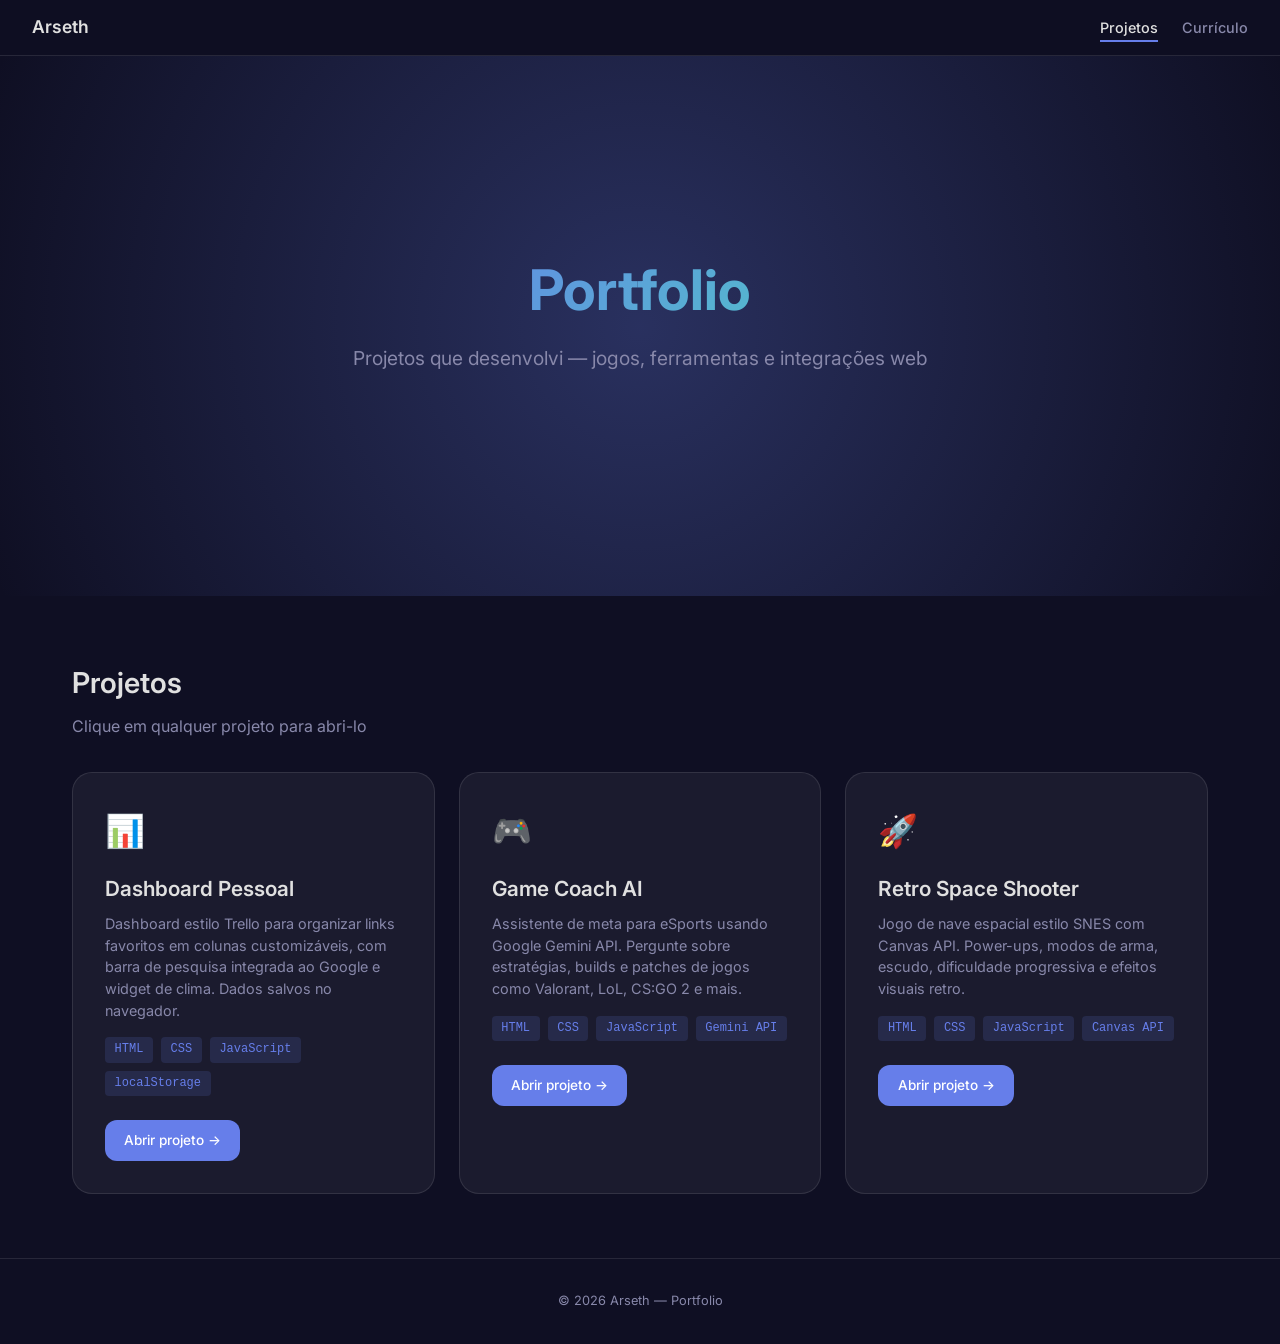
<file: index.html>
<!DOCTYPE html>
<html lang="pt-BR">
<head>
  <meta charset="UTF-8">
  <meta name="viewport" content="width=device-width, initial-scale=1.0">
  <title>Portfolio — Arseth</title>
  <link rel="preconnect" href="https://fonts.googleapis.com">
  <link rel="preconnect" href="https://fonts.gstatic.com" crossorigin>
  <link href="https://fonts.googleapis.com/css2?family=Inter:wght@400;500;600;700&display=swap" rel="stylesheet">
  <link rel="stylesheet" href="css/style.css">
</head>
<body>
  <nav class="nav-bar">
    <a href="index.html" class="nav-bar__brand">Arseth</a>
    <ul class="nav-bar__links">
      <li><a href="index.html" class="nav-bar__link">Projetos</a></li>
      <li><a href="resume.html" class="nav-bar__link">Currículo</a></li>
    </ul>
  </nav>

  <main class="main-content">
    <section class="hero">
      <div class="hero__content">
        <h1 class="hero__title">Portfolio</h1>
        <p class="hero__subtitle">Projetos que desenvolvi — jogos, ferramentas e integrações web</p>
      </div>
    </section>

    <section class="section">
      <h2 class="section__title">Projetos</h2>
      <p class="section__subtitle">Clique em qualquer projeto para abri-lo</p>

      <div class="project-grid">
        <article class="project-card">
          <div class="project-card__icon">📊</div>
          <h3 class="project-card__title">Dashboard Pessoal</h3>
          <p class="project-card__description">
            Dashboard estilo Trello para organizar links favoritos em colunas customizáveis,
            com barra de pesquisa integrada ao Google e widget de clima. Dados salvos no navegador.
          </p>
          <div class="project-card__tags">
            <span class="project-card__tag">HTML</span>
            <span class="project-card__tag">CSS</span>
            <span class="project-card__tag">JavaScript</span>
            <span class="project-card__tag">localStorage</span>
          </div>
          <a href="projects/dashboard/" class="project-card__action">Abrir projeto &rarr;</a>
        </article>

        <article class="project-card">
          <div class="project-card__icon">🎮</div>
          <h3 class="project-card__title">Game Coach AI</h3>
          <p class="project-card__description">
            Assistente de meta para eSports usando Google Gemini API. Pergunte sobre estratégias,
            builds e patches de jogos como Valorant, LoL, CS:GO 2 e mais.
          </p>
          <div class="project-card__tags">
            <span class="project-card__tag">HTML</span>
            <span class="project-card__tag">CSS</span>
            <span class="project-card__tag">JavaScript</span>
            <span class="project-card__tag">Gemini API</span>
          </div>
          <a href="projects/game-coach-ai/" class="project-card__action">Abrir projeto &rarr;</a>
        </article>

        <article class="project-card">
          <div class="project-card__icon">🚀</div>
          <h3 class="project-card__title">Retro Space Shooter</h3>
          <p class="project-card__description">
            Jogo de nave espacial estilo SNES com Canvas API. Power-ups, modos de arma,
            escudo, dificuldade progressiva e efeitos visuais retro.
          </p>
          <div class="project-card__tags">
            <span class="project-card__tag">HTML</span>
            <span class="project-card__tag">CSS</span>
            <span class="project-card__tag">JavaScript</span>
            <span class="project-card__tag">Canvas API</span>
          </div>
          <a href="projects/retro-shooter/" class="project-card__action">Abrir projeto &rarr;</a>
        </article>
      </div>
    </section>
  </main>

  <footer class="footer">
    &copy; 2026 Arseth &mdash; Portfolio
  </footer>

  <script src="js/main.js"></script>
</body>
</html>
</file>
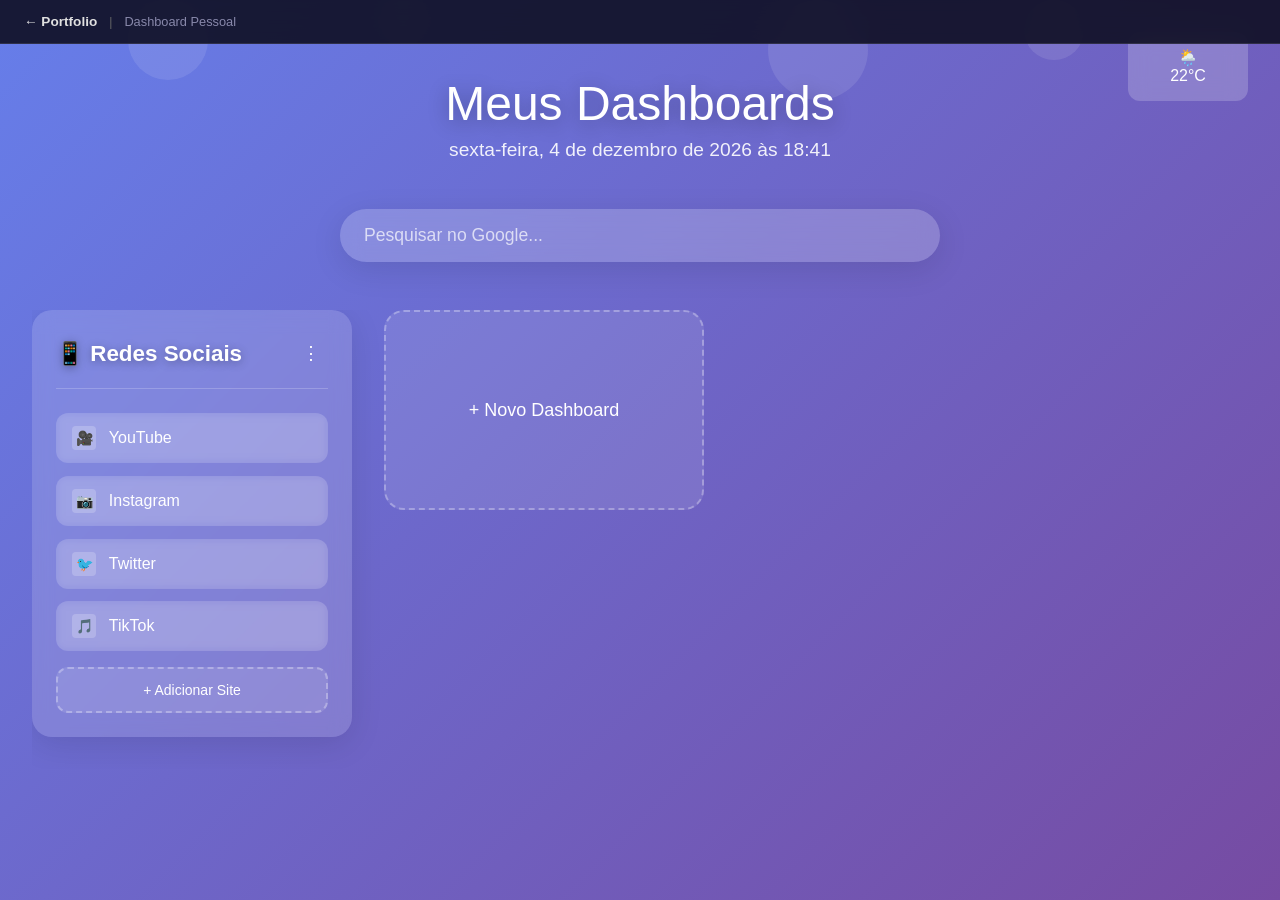
<file: projects/dashboard/index.html>
<!DOCTYPE html>
<html lang="pt-BR">
<head>
    <meta charset="UTF-8">
    <meta name="viewport" content="width=device-width, initial-scale=1.0">
    <title>Dashboard Pessoal</title>
    <style>
        * {
            margin: 0;
            padding: 0;
            box-sizing: border-box;
        }

        body {
            font-family: -apple-system, BlinkMacSystemFont, 'Segoe UI', Roboto, Oxygen, Ubuntu, Cantarell, sans-serif;
            background: linear-gradient(135deg, #667eea 0%, #764ba2 100%);
            min-height: 100vh;
            color: white;
            overflow-x: hidden;
            padding-top: 44px;
        }

        .portfolio-nav {
            position: fixed;
            top: 0;
            left: 0;
            right: 0;
            z-index: 9999;
            background: rgba(15, 15, 35, 0.9);
            backdrop-filter: blur(12px);
            border-bottom: 1px solid rgba(255, 255, 255, 0.1);
            padding: 0 1.5rem;
            height: 44px;
            display: flex;
            align-items: center;
            gap: 0.75rem;
        }

        .portfolio-nav a {
            color: #e0e0e0;
            text-decoration: none;
            font-size: 0.85rem;
            font-weight: 600;
            transition: color 0.2s;
        }

        .portfolio-nav a:hover {
            color: #667eea;
        }

        .portfolio-nav__divider {
            color: #666;
            font-size: 0.75rem;
        }

        .portfolio-nav__label {
            color: #8888aa;
            font-size: 0.8rem;
        }

        .container {
            max-width: 1400px;
            margin: 0 auto;
            padding: 2rem;
            position: relative;
        }

        .header {
            text-align: center;
            margin-bottom: 3rem;
            animation: fadeInUp 0.8s ease-out;
        }

        .header h1 {
            font-size: 3rem;
            font-weight: 300;
            margin-bottom: 0.5rem;
            text-shadow: 0 4px 20px rgba(0,0,0,0.3);
        }

        .datetime {
            font-size: 1.2rem;
            opacity: 0.9;
            margin-bottom: 2rem;
        }

        .search-container {
            margin-bottom: 3rem;
            animation: fadeInUp 0.8s ease-out 0.2s both;
        }

        .search-box {
            position: relative;
            max-width: 600px;
            margin: 0 auto;
        }

        .search-input {
            width: 100%;
            padding: 1rem 1.5rem;
            font-size: 1.1rem;
            border: none;
            border-radius: 50px;
            background: rgba(255, 255, 255, 0.2);
            backdrop-filter: blur(10px);
            color: white;
            placeholder-color: rgba(255, 255, 255, 0.7);
            outline: none;
            transition: all 0.3s ease;
            box-shadow: 0 8px 32px rgba(0,0,0,0.1);
        }

        .search-input::placeholder {
            color: rgba(255, 255, 255, 0.7);
        }

        .search-input:focus {
            transform: translateY(-2px);
            box-shadow: 0 12px 40px rgba(0,0,0,0.2);
            background: rgba(255, 255, 255, 0.25);
        }

        .dashboards-container {
            display: flex;
            gap: 2rem;
            overflow-x: auto;
            padding-bottom: 2rem;
            min-height: 400px;
        }

        .dashboard-column {
            min-width: 320px;
            background: rgba(255, 255, 255, 0.15);
            backdrop-filter: blur(10px);
            border-radius: 20px;
            padding: 1.5rem;
            box-shadow: 0 8px 32px rgba(0,0,0,0.1);
            animation: fadeInUp 0.8s ease-out calc(0.4s + var(--delay)) both;
            position: relative;
        }

        .dashboard-column:hover {
            transform: translateY(-5px);
            box-shadow: 0 20px 40px rgba(0,0,0,0.2);
        }

        .column-header {
            display: flex;
            justify-content: space-between;
            align-items: center;
            margin-bottom: 1.5rem;
            padding-bottom: 1rem;
            border-bottom: 1px solid rgba(255, 255, 255, 0.2);
        }

        .column-title {
            font-size: 1.4rem;
            font-weight: 600;
            color: white;
            text-shadow: 0 2px 10px rgba(0,0,0,0.3);
            cursor: pointer;
        }

        .column-title.editing {
            background: rgba(255, 255, 255, 0.2);
            padding: 0.3rem 0.8rem;
            border-radius: 8px;
            min-width: 150px;
            border: none;
            color: white;
            outline: none;
        }

        .column-menu {
            position: relative;
        }

        .menu-btn {
            background: none;
            border: none;
            color: white;
            font-size: 18px;
            cursor: pointer;
            padding: 0.5rem;
            border-radius: 50%;
            transition: all 0.3s ease;
        }

        .menu-btn:hover {
            background: rgba(255, 255, 255, 0.2);
        }

        .dropdown-menu {
            position: absolute;
            top: 100%;
            right: 0;
            background: rgba(255, 255, 255, 0.95);
            backdrop-filter: blur(10px);
            border-radius: 12px;
            padding: 0.5rem;
            box-shadow: 0 8px 32px rgba(0,0,0,0.2);
            z-index: 1000;
            min-width: 150px;
            display: none;
        }

        .dropdown-menu.show {
            display: block;
        }

        .dropdown-item {
            display: block;
            width: 100%;
            padding: 0.8rem;
            background: none;
            border: none;
            text-align: left;
            cursor: pointer;
            border-radius: 8px;
            transition: all 0.3s ease;
            color: #333;
            font-size: 14px;
        }

        .dropdown-item:hover {
            background: rgba(0,0,0,0.1);
        }

        .site-links {
            display: grid;
            gap: 0.8rem;
            max-height: 400px;
            overflow-y: auto;
        }

        .site-link {
            display: flex;
            align-items: center;
            justify-content: space-between;
            padding: 0.8rem 1rem;
            background: rgba(255, 255, 255, 0.1);
            border-radius: 12px;
            text-decoration: none;
            color: white;
            transition: all 0.3s ease;
            backdrop-filter: blur(5px);
            cursor: pointer;
        }

        .site-link:hover {
            background: rgba(255, 255, 255, 0.2);
            transform: translateX(5px);
        }

        .site-info {
            display: flex;
            align-items: center;
            flex: 1;
        }

        .site-icon {
            width: 24px;
            height: 24px;
            margin-right: 0.8rem;
            border-radius: 4px;
            background: rgba(255, 255, 255, 0.2);
            display: flex;
            align-items: center;
            justify-content: center;
            font-size: 14px;
        }

        .site-name {
            font-weight: 500;
        }

        .site-actions {
            opacity: 0;
            transition: opacity 0.3s ease;
        }

        .site-link:hover .site-actions {
            opacity: 1;
        }

        .delete-site {
            background: none;
            border: none;
            color: #ff6b6b;
            cursor: pointer;
            padding: 0.2rem;
            border-radius: 4px;
            font-size: 16px;
        }

        .delete-site:hover {
            background: rgba(255, 107, 107, 0.2);
        }

        .add-site-btn {
            width: 100%;
            padding: 0.8rem;
            background: rgba(255, 255, 255, 0.1);
            border: 2px dashed rgba(255, 255, 255, 0.3);
            border-radius: 12px;
            color: white;
            cursor: pointer;
            transition: all 0.3s ease;
            font-size: 14px;
            margin-top: 1rem;
        }

        .add-site-btn:hover {
            background: rgba(255, 255, 255, 0.2);
            border-color: rgba(255, 255, 255, 0.5);
        }

        .add-dashboard-btn {
            min-width: 320px;
            height: 200px;
            background: rgba(255, 255, 255, 0.1);
            border: 2px dashed rgba(255, 255, 255, 0.3);
            border-radius: 20px;
            display: flex;
            align-items: center;
            justify-content: center;
            cursor: pointer;
            transition: all 0.3s ease;
            color: white;
            font-size: 18px;
            flex-shrink: 0;
        }

        .add-dashboard-btn:hover {
            background: rgba(255, 255, 255, 0.2);
            border-color: rgba(255, 255, 255, 0.5);
            transform: translateY(-5px);
        }

        .floating-shapes {
            position: fixed;
            top: 0;
            left: 0;
            width: 100%;
            height: 100%;
            pointer-events: none;
            z-index: -1;
        }

        .shape {
            position: absolute;
            background: rgba(255, 255, 255, 0.1);
            border-radius: 50%;
            animation: float 20s infinite linear;
        }

        .shape:nth-child(1) { width: 80px; height: 80px; left: 10%; animation-delay: 0s; }
        .shape:nth-child(2) { width: 60px; height: 60px; left: 80%; animation-delay: 5s; }
        .shape:nth-child(3) { width: 100px; height: 100px; left: 60%; animation-delay: 10s; }
        .shape:nth-child(4) { width: 40px; height: 40px; left: 30%; animation-delay: 15s; }

        @keyframes float {
            0% { transform: translateY(100vh) rotate(0deg); opacity: 0; }
            10% { opacity: 1; }
            90% { opacity: 1; }
            100% { transform: translateY(-100px) rotate(360deg); opacity: 0; }
        }

        @keyframes fadeInUp {
            from {
                opacity: 0;
                transform: translateY(30px);
            }
            to {
                opacity: 1;
                transform: translateY(0);
            }
        }

        .weather {
            position: absolute;
            top: 2rem;
            right: 2rem;
            background: rgba(255, 255, 255, 0.2);
            backdrop-filter: blur(10px);
            padding: 1rem;
            border-radius: 12px;
            text-align: center;
            min-width: 120px;
        }

        .modal {
            display: none;
            position: fixed;
            top: 0;
            left: 0;
            width: 100%;
            height: 100%;
            background: rgba(0,0,0,0.5);
            backdrop-filter: blur(5px);
            z-index: 2000;
            animation: fadeIn 0.3s ease;
        }

        .modal.show {
            display: flex;
            align-items: center;
            justify-content: center;
        }

        .modal-content {
            background: rgba(255, 255, 255, 0.95);
            backdrop-filter: blur(10px);
            border-radius: 20px;
            padding: 2rem;
            max-width: 400px;
            width: 90%;
            color: #333;
        }

        .modal-title {
            font-size: 1.5rem;
            font-weight: 600;
            margin-bottom: 1.5rem;
            color: #333;
        }

        .form-group {
            margin-bottom: 1rem;
        }

        .form-label {
            display: block;
            margin-bottom: 0.5rem;
            font-weight: 500;
            color: #555;
        }

        .form-input {
            width: 100%;
            padding: 0.8rem;
            border: 2px solid rgba(0,0,0,0.1);
            border-radius: 8px;
            font-size: 1rem;
            outline: none;
            transition: border-color 0.3s ease;
        }

        .form-input:focus {
            border-color: #667eea;
        }

        .modal-actions {
            display: flex;
            gap: 1rem;
            justify-content: flex-end;
            margin-top: 2rem;
        }

        .btn {
            padding: 0.8rem 1.5rem;
            border: none;
            border-radius: 8px;
            cursor: pointer;
            font-weight: 500;
            transition: all 0.3s ease;
        }

        .btn-primary {
            background: #667eea;
            color: white;
        }

        .btn-primary:hover {
            background: #5a6fd8;
        }

        .btn-secondary {
            background: #e0e0e0;
            color: #333;
        }

        .btn-secondary:hover {
            background: #d0d0d0;
        }

        @media (max-width: 768px) {
            .container { padding: 1rem; }
            .header h1 { font-size: 2rem; }
            .dashboards-container { flex-direction: column; }
            .weather { position: static; margin: 1rem auto; }
        }
    </style>
</head>
<body>
    <nav class="portfolio-nav">
        <a href="../../index.html">&larr; Portfolio</a>
        <span class="portfolio-nav__divider">|</span>
        <span class="portfolio-nav__label">Dashboard Pessoal</span>
    </nav>
    <div class="floating-shapes">
        <div class="shape"></div>
        <div class="shape"></div>
        <div class="shape"></div>
        <div class="shape"></div>
    </div>

    <div class="weather">
        <div id="weather-info">
            <div>🌤️</div>
            <div>22°C</div>
        </div>
    </div>

    <div class="container">
        <header class="header">
            <h1>Meus Dashboards</h1>
            <div class="datetime" id="datetime"></div>
        </header>

        <div class="search-container">
            <div class="search-box">
                <input type="text" class="search-input" placeholder="Pesquisar no Google..." id="searchInput">
            </div>
        </div>

        <div class="dashboards-container" id="dashboardsContainer">
            <!-- Os dashboards serão carregados aqui dinamicamente -->
        </div>
    </div>

    <!-- Modal para adicionar sites -->
    <div class="modal" id="siteModal">
        <div class="modal-content">
            <h2 class="modal-title">Adicionar Site</h2>
            <div>
                <div class="form-group">
                    <label class="form-label">Nome do Site</label>
                    <input type="text" class="form-input" id="siteName" required>
                </div>
                <div class="form-group">
                    <label class="form-label">URL</label>
                    <input type="url" class="form-input" id="siteUrl" required>
                </div>
                <div class="form-group">
                    <label class="form-label">Ícone (emoji)</label>
                    <input type="text" class="form-input" id="siteIcon" placeholder="🌐" maxlength="2">
                </div>
                <div class="modal-actions">
                    <button type="button" class="btn btn-secondary" onclick="closeSiteModal()">Cancelar</button>
                    <button type="button" class="btn btn-primary" onclick="addSite()">Adicionar</button>
                </div>
            </div>
        </div>
    </div>

    <!-- Modal para adicionar dashboard -->
    <div class="modal" id="dashboardModal">
        <div class="modal-content">
            <h2 class="modal-title">Novo Dashboard</h2>
            <div>
                <div class="form-group">
                    <label class="form-label">Nome do Dashboard</label>
                    <input type="text" class="form-input" id="dashboardName" required>
                </div>
                <div class="modal-actions">
                    <button type="button" class="btn btn-secondary" onclick="closeDashboardModal()">Cancelar</button>
                    <button type="button" class="btn btn-primary" onclick="addDashboard()">Criar</button>
                </div>
            </div>
        </div>
    </div>

    <script>
        // Variáveis globais
        let dashboards = [];
        let currentDashboardId = null;

        // Dados exemplo inicial
        const defaultDashboards = [
            {
                id: 'exemplo',
                name: '📱 Redes Sociais',
                sites: [
                    { name: 'YouTube', url: 'https://youtube.com', icon: '🎥' },
                    { name: 'Instagram', url: 'https://instagram.com', icon: '📷' },
                    { name: 'Twitter', url: 'https://twitter.com', icon: '🐦' },
                    { name: 'TikTok', url: 'https://tiktok.com', icon: '🎵' }
                ]
            }
        ];

        // Inicialização
        function init() {
            loadDashboards();
            setupEventListeners();
            updateDateTime();
            updateWeather();
            renderDashboards();
            
            // Atualizar a cada minuto
            setInterval(updateDateTime, 60000);
            setInterval(updateWeather, 600000);
        }

        // Carregar dashboards do localStorage
        function loadDashboards() {
            const saved = localStorage.getItem('personalDashboards');
            if (saved) {
                dashboards = JSON.parse(saved);
            } else {
                dashboards = defaultDashboards;
                saveDashboards();
            }
        }

        // Salvar dashboards no localStorage
        function saveDashboards() {
            localStorage.setItem('personalDashboards', JSON.stringify(dashboards));
        }

        // Renderizar dashboards
        function renderDashboards() {
            const container = document.getElementById('dashboardsContainer');
            container.innerHTML = '';

            dashboards.forEach((dashboard, index) => {
                const dashboardElement = createDashboardElement(dashboard, index);
                container.appendChild(dashboardElement);
            });

            // Botão para adicionar novo dashboard
            const addBtn = document.createElement('div');
            addBtn.className = 'add-dashboard-btn';
            addBtn.innerHTML = '+ Novo Dashboard';
            addBtn.onclick = openDashboardModal;
            container.appendChild(addBtn);
        }

        // Criar elemento de dashboard
        function createDashboardElement(dashboard, index) {
            const div = document.createElement('div');
            div.className = 'dashboard-column';
            div.style.setProperty('--delay', `${index * 0.1}s`);

            div.innerHTML = `
                <div class="column-header">
                    <h2 class="column-title" onclick="editDashboardName('${dashboard.id}')">${dashboard.name}</h2>
                    <div class="column-menu">
                        <button class="menu-btn" onclick="toggleMenu('${dashboard.id}')">⋮</button>
                        <div class="dropdown-menu" id="menu-${dashboard.id}">
                            <button class="dropdown-item" onclick="editDashboardName('${dashboard.id}')">✏️ Renomear</button>
                            <button class="dropdown-item" onclick="deleteDashboard('${dashboard.id}')">🗑️ Excluir</button>
                        </div>
                    </div>
                </div>
                <div class="site-links" id="sites-${dashboard.id}">
                    ${dashboard.sites.map(site => createSiteElement(site, dashboard.id)).join('')}
                </div>
                <button class="add-site-btn" onclick="openSiteModal('${dashboard.id}')">+ Adicionar Site</button>
            `;

            return div;
        }

        // Criar elemento de site
        function createSiteElement(site, dashboardId) {
            return `
                <a href="${site.url}" class="site-link" target="_blank">
                    <div class="site-info">
                        <div class="site-icon">${site.icon}</div>
                        <span class="site-name">${site.name}</span>
                    </div>
                    <div class="site-actions">
                        <button class="delete-site" onclick="deleteSite('${dashboardId}', '${site.name}', event)">×</button>
                    </div>
                </a>
            `;
        }

        // Abrir modal de site
        function openSiteModal(dashboardId) {
            currentDashboardId = dashboardId;
            document.getElementById('siteModal').classList.add('show');
            document.getElementById('siteName').focus();
        }

        // Fechar modal de site
        function closeSiteModal() {
            document.getElementById('siteModal').classList.remove('show');
            document.getElementById('siteName').value = '';
            document.getElementById('siteUrl').value = '';
            document.getElementById('siteIcon').value = '';
            currentDashboardId = null;
        }

        // Abrir modal de dashboard
        function openDashboardModal() {
            document.getElementById('dashboardModal').classList.add('show');
            document.getElementById('dashboardName').focus();
        }

        // Fechar modal de dashboard
        function closeDashboardModal() {
            document.getElementById('dashboardModal').classList.remove('show');
            document.getElementById('dashboardName').value = '';
        }

        // Adicionar novo site
        function addSite() {
            const name = document.getElementById('siteName').value.trim();
            const url = document.getElementById('siteUrl').value.trim();
            const icon = document.getElementById('siteIcon').value.trim() || '🌐';

            if (!name || !url) {
                alert('Por favor, preencha o nome e a URL do site.');
                return;
            }

            const dashboard = dashboards.find(d => d.id === currentDashboardId);
            if (dashboard) {
                dashboard.sites.push({ name, url, icon });
                saveDashboards();
                renderDashboards();
                closeSiteModal();
            }
        }

        // Adicionar novo dashboard
        function addDashboard() {
            const name = document.getElementById('dashboardName').value.trim();
            
            if (!name) {
                alert('Por favor, digite um nome para o dashboard.');
                return;
            }

            const id = name.toLowerCase().replace(/\s+/g, '-') + '-' + Date.now();

            dashboards.push({
                id,
                name,
                sites: []
            });

            saveDashboards();
            renderDashboards();
            closeDashboardModal();
        }

        // Excluir site
        function deleteSite(dashboardId, siteName, event) {
            event.preventDefault();
            event.stopPropagation();
            
            if (confirm(`Excluir "${siteName}"?`)) {
                const dashboard = dashboards.find(d => d.id === dashboardId);
                if (dashboard) {
                    dashboard.sites = dashboard.sites.filter(s => s.name !== siteName);
                    saveDashboards();
                    renderDashboards();
                }
            }
        }

        // Excluir dashboard
        function deleteDashboard(dashboardId) {
            const dashboard = dashboards.find(d => d.id === dashboardId);
            if (dashboard && confirm(`Excluir dashboard "${dashboard.name}"?`)) {
                dashboards = dashboards.filter(d => d.id !== dashboardId);
                saveDashboards();
                renderDashboards();
            }
            closeAllMenus();
        }

        // Editar nome do dashboard
        function editDashboardName(dashboardId) {
            const dashboard = dashboards.find(d => d.id === dashboardId);
            if (!dashboard) return;

            const newName = prompt('Nome do dashboard:', dashboard.name);
            if (newName && newName.trim() !== dashboard.name) {
                dashboard.name = newName.trim();
                saveDashboards();
                renderDashboards();
            }
            closeAllMenus();
        }

        // Toggle menu dropdown
        function toggleMenu(dashboardId) {
            closeAllMenus();
            const menu = document.getElementById(`menu-${dashboardId}`);
            if (menu) {
                menu.classList.toggle('show');
            }
        }

        // Fechar todos os menus
        function closeAllMenus() {
            document.querySelectorAll('.dropdown-menu').forEach(menu => {
                menu.classList.remove('show');
            });
        }

        // Event listeners
        function setupEventListeners() {
            // Search
            document.getElementById('searchInput').addEventListener('keypress', function(e) {
                if (e.key === 'Enter') {
                    const query = encodeURIComponent(this.value);
                    if (query) {
                        window.open(`https://www.google.com/search?q=${query}`, '_blank');
                        this.value = '';
                    }
                }
            });

            // Fechar modals clicando fora
            document.querySelectorAll('.modal').forEach(modal => {
                modal.addEventListener('click', function(e) {
                    if (e.target === this) {
                        this.classList.remove('show');
                    }
                });
            });

            // Fechar menus clicando fora
            document.addEventListener('click', function(e) {
                if (!e.target.closest('.column-menu')) {
                    closeAllMenus();
                }
            });

            // Atalhos de teclado
            document.addEventListener('keydown', function(e) {
                if ((e.ctrlKey && e.key === 'k') || e.key === '/') {
                    e.preventDefault();
                    document.getElementById('searchInput').focus();
                }
                if (e.key === 'Escape') {
                    closeSiteModal();
                    closeDashboardModal();
                    closeAllMenus();
                }
                
                // Enter nos campos de input para adicionar
                if (e.key === 'Enter') {
                    const activeModal = document.querySelector('.modal.show');
                    if (activeModal) {
                        if (activeModal.id === 'siteModal') {
                            addSite();
                        } else if (activeModal.id === 'dashboardModal') {
                            addDashboard();
                        }
                    }
                }
            });
        }

        // Atualizar data/hora
        function updateDateTime() {
            const now = new Date();
            const options = { 
                weekday: 'long', 
                year: 'numeric', 
                month: 'long', 
                day: 'numeric',
                hour: '2-digit',
                minute: '2-digit'
            };
            document.getElementById('datetime').textContent = now.toLocaleDateString('pt-BR', options);
        }

        // Simulação de clima
        function updateWeather() {
            const weather = ['🌞', '⛅', '🌤️', '🌦️', '⛈️'];
            const temps = ['18°C', '22°C', '25°C', '19°C', '16°C'];
            
            const randomWeather = weather[Math.floor(Math.random() * weather.length)];
            const randomTemp = temps[Math.floor(Math.random() * temps.length)];
            
            document.getElementById('weather-info').innerHTML = `
                <div>${randomWeather}</div>
                <div>${randomTemp}</div>
            `;
        }

        // Inicializar quando a página carregar
        document.addEventListener('DOMContentLoaded', init);
    </script>
</body>
</html>
</file>
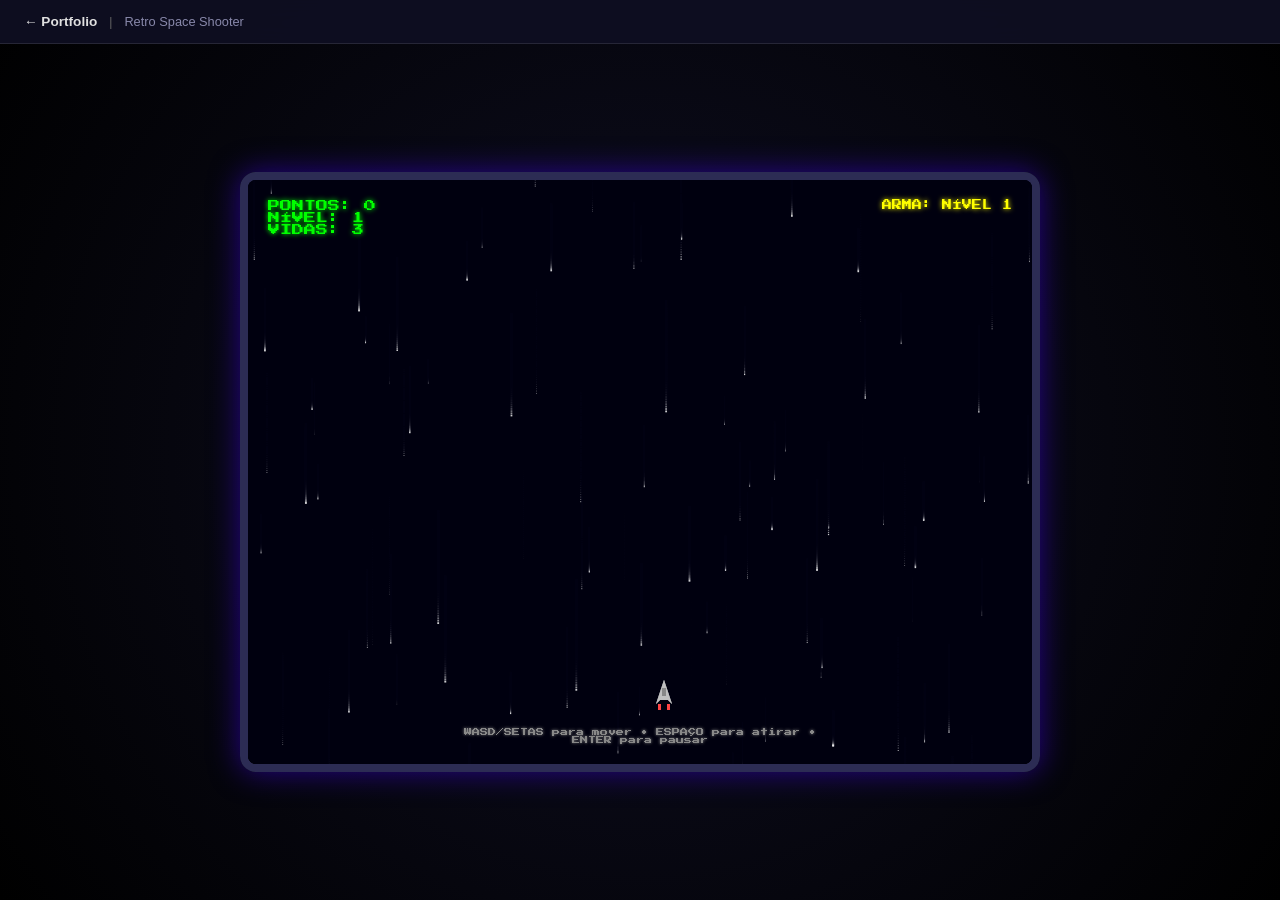
<file: projects/retro-shooter/index.html>
<!DOCTYPE html>
<html lang="pt-br">
<head>
    <meta charset="UTF-8">
    <meta name="viewport" content="width=device-width, initial-scale=1.0">
    <title>SNES Space Shooter</title>
    <style>
        @import url('https://fonts.googleapis.com/css2?family=Press+Start+2P&display=swap');
        
        * {
            margin: 0;
            padding: 0;
            box-sizing: border-box;
        }
        
        body {
            background: radial-gradient(circle, #0f0f23 0%, #000000 100%);
            font-family: 'Press Start 2P', monospace;
            overflow: hidden;
            display: flex;
            justify-content: center;
            align-items: center;
            min-height: 100vh;
            padding-top: 44px;
        }

        .portfolio-nav {
            position: fixed;
            top: 0;
            left: 0;
            right: 0;
            z-index: 9999;
            background: rgba(15, 15, 35, 0.9);
            backdrop-filter: blur(12px);
            border-bottom: 1px solid rgba(255, 255, 255, 0.1);
            padding: 0 1.5rem;
            height: 44px;
            display: flex;
            align-items: center;
            gap: 0.75rem;
            font-family: 'Inter', -apple-system, BlinkMacSystemFont, 'Segoe UI', sans-serif;
        }

        .portfolio-nav a {
            color: #e0e0e0;
            text-decoration: none;
            font-size: 0.85rem;
            font-weight: 600;
            transition: color 0.2s;
        }

        .portfolio-nav a:hover {
            color: #667eea;
        }

        .portfolio-nav__divider {
            color: #666;
            font-size: 0.75rem;
        }

        .portfolio-nav__label {
            color: #8888aa;
            font-size: 0.8rem;
        }
        
        #gameContainer {
            position: relative;
            width: 800px;
            height: 600px;
            background: linear-gradient(180deg, #000011 0%, #000033 50%, #000000 100%);
            border: 8px solid #2c2c54;
            border-radius: 16px;
            overflow: hidden;
            box-shadow: 0 0 30px rgba(68, 0, 255, 0.5);
        }
        
        #gameCanvas {
            display: block;
            background: linear-gradient(180deg, #000011 0%, #000033 50%, #000000 100%);
        }
        
        #ui {
            position: absolute;
            top: 20px;
            left: 20px;
            color: #00ff00;
            font-size: 12px;
            text-shadow: 0 0 5px #00ff00;
            z-index: 10;
        }
        
        #weaponInfo {
            position: absolute;
            top: 20px;
            right: 20px;
            color: #ffff00;
            font-size: 10px;
            text-shadow: 0 0 5px #ffff00;
            z-index: 10;
            text-align: right;
        }
        
        #shieldInfo {
            position: absolute;
            top: 80px;
            right: 20px;
            color: #00ffff;
            font-size: 10px;
            text-shadow: 0 0 5px #00ffff;
            z-index: 10;
            text-align: right;
            display: none;
        }
        
        #gameOver {
            position: absolute;
            top: 50%;
            left: 50%;
            transform: translate(-50%, -50%);
            background: rgba(0, 0, 17, 0.95);
            color: #fff;
            padding: 40px;
            border-radius: 16px;
            text-align: center;
            display: none;
            z-index: 100;
            border: 4px solid #00ff00;
            box-shadow: 0 0 20px #00ff00;
        }
        
        #gameOver h2 {
            font-size: 24px;
            margin-bottom: 20px;
            color: #ff6b6b;
        }
        
        #gameOver button {
            background: #4ecdc4;
            color: #2c2c54;
            border: 4px solid #2c2c54;
            padding: 15px 30px;
            font-family: 'Press Start 2P', monospace;
            font-size: 12px;
            cursor: pointer;
            border-radius: 8px;
            margin-top: 20px;
            transition: all 0.2s;
        }
        
        #gameOver button:hover {
            background: #45b7aa;
            transform: scale(1.05);
        }
        
        #instructions {
            position: absolute;
            bottom: 20px;
            left: 50%;
            transform: translateX(-50%);
            color: #888;
            font-size: 8px;
            text-align: center;
            text-shadow: 0 0 3px #888;
        }
    </style>
</head>
<body>
    <nav class="portfolio-nav">
        <a href="../../index.html">&larr; Portfolio</a>
        <span class="portfolio-nav__divider">|</span>
        <span class="portfolio-nav__label">Retro Space Shooter</span>
    </nav>
    <div id="gameContainer">
        <canvas id="gameCanvas" width="800" height="600"></canvas>
        
        <div id="ui">
            <div>PONTOS: <span id="score">0</span></div>
            <div>NÍVEL: <span id="level">1</span></div>
            <div>VIDAS: <span id="lives">3</span></div>
        </div>
        
        <div id="weaponInfo">
            <div>ARMA: <span id="weaponLevel">NÍVEL 1</span></div>
            <div id="supremeTimer" style="display:none;">SUPREMO: <span id="supremeTime">10</span>s</div>
        </div>
        
        <div id="shieldInfo">
            <div>ESCUDO: <span id="shieldTime">0</span>s</div>
        </div>
        
        <div id="instructions">
            WASD/SETAS para mover • ESPAÇO para atirar • ENTER para pausar
        </div>
        
        <div id="gameOver">
            <h2>GAME OVER!</h2>
            <p>Pontuação Final: <span id="finalScore">0</span></p>
            <p>Nível Alcançado: <span id="finalLevel">1</span></p>
            <button onclick="restartGame()">JOGAR NOVAMENTE</button>
        </div>
    </div>

    <script>
        const canvas = document.getElementById('gameCanvas');
        const ctx = canvas.getContext('2d');
        
        // Variáveis do jogo
        let gameState = {
            score: 0,
            level: 1,
            lives: 3,
            paused: false,
            gameOver: false,
            lastTime: 0,
            spawnTimer: 0,
            difficultyTimer: 0,
            weaponLevel: 1,
            supremeMode: false,
            supremeTimer: 0,
            shieldActive: false,
            shieldTimer: 0
        };
        
        // Nave do jogador
        const player = {
            x: 400,
            y: 500,
            width: 32,
            height: 32,
            speed: 6
        };
        
        // Arrays para objetos do jogo
        let asteroids = [];
        let bullets = [];
        let particles = [];
        let powerups = [];
        let stars = [];
        
        // Criar estrelas de fundo
        function createStars() {
            for (let i = 0; i < 100; i++) {
                stars.push({
                    x: Math.random() * canvas.width,
                    y: Math.random() * canvas.height,
                    size: Math.random() * 2,
                    speed: Math.random() * 2 + 0.5
                });
            }
        }
        
        // Configurações de dificuldade
        const difficulty = {
            asteroidSpeed: 1.5,
            spawnRate: 1500,
            maxAsteroids: 3
        };
        
        // Controles
        const keys = {
            left: false,
            right: false,
            up: false,
            down: false,
            space: false,
            enter: false
        };
        
        // Event listeners para controles
        document.addEventListener('keydown', (e) => {
            switch(e.code) {
                case 'ArrowLeft':
                case 'KeyA':
                    keys.left = true;
                    break;
                case 'ArrowRight':
                case 'KeyD':
                    keys.right = true;
                    break;
                case 'ArrowUp':
                case 'KeyW':
                    keys.up = true;
                    break;
                case 'ArrowDown':
                case 'KeyS':
                    keys.down = true;
                    break;
                case 'Space':
                    e.preventDefault();
                    if (!keys.space && !gameState.paused && !gameState.gameOver) {
                        shoot();
                        keys.space = true;
                    }
                    break;
                case 'Enter':
                    e.preventDefault();
                    if (!keys.enter) {
                        gameState.paused = !gameState.paused;
                        keys.enter = true;
                    }
                    break;
            }
        });
        
        document.addEventListener('keyup', (e) => {
            switch(e.code) {
                case 'ArrowLeft':
                case 'KeyA':
                    keys.left = false;
                    break;
                case 'ArrowRight':
                case 'KeyD':
                    keys.right = false;
                    break;
                case 'ArrowUp':
                case 'KeyW':
                    keys.up = false;
                    break;
                case 'ArrowDown':
                case 'KeyS':
                    keys.down = false;
                    break;
                case 'Space':
                    keys.space = false;
                    break;
                case 'Enter':
                    keys.enter = false;
                    break;
            }
        });
        
        // Função para atirar
        function shoot() {
            if (gameState.supremeMode) {
                // Modo supremo - múltiplos projéteis
                for (let i = -2; i <= 2; i++) {
                    bullets.push({
                        x: player.x + 16 + (i * 8),
                        y: player.y,
                        width: 6,
                        height: 12,
                        speed: 8,
                        damage: 1,
                        color: i === 0 ? '#ffff00' : (i % 2 === 0 ? '#ff0000' : '#0088ff')
                    });
                }
            } else {
                const bullet = {
                    x: player.x + 14,
                    y: player.y,
                    speed: 8,
                    damage: gameState.weaponLevel
                };
                
                switch (gameState.weaponLevel) {
                    case 1:
                        bullet.width = 4;
                        bullet.height = 8;
                        bullet.color = '#ffff00';
                        break;
                    case 2:
                        bullet.width = 6;
                        bullet.height = 16;
                        bullet.color = '#0088ff';
                        break;
                    case 3:
                        bullet.width = 8;
                        bullet.height = 20;
                        bullet.color = '#ff0000';
                        break;
                }
                
                bullets.push(bullet);
            }
        }
        
        // Função para desenhar nave espacial
        function drawSpaceship(x, y) {
            // Corpo principal da nave (triangular)
            ctx.fillStyle = gameState.shieldActive ? '#00ffff' : '#c0c0c0';
            ctx.beginPath();
            ctx.moveTo(x + 16, y);
            ctx.lineTo(x + 8, y + 24);
            ctx.lineTo(x + 12, y + 20);
            ctx.lineTo(x + 20, y + 20);
            ctx.lineTo(x + 24, y + 24);
            ctx.closePath();
            ctx.fill();
            
            // Detalhes da nave
            ctx.fillStyle = '#888';
            ctx.fillRect(x + 14, y + 8, 4, 8);
            
            // Motores
            ctx.fillStyle = '#ff4444';
            ctx.fillRect(x + 10, y + 24, 3, 6);
            ctx.fillRect(x + 19, y + 24, 3, 6);
            
            // Escudo visual
            if (gameState.shieldActive) {
                ctx.strokeStyle = '#00ffff';
                ctx.lineWidth = 2;
                ctx.beginPath();
                ctx.arc(x + 16, y + 16, 20, 0, Math.PI * 2);
                ctx.stroke();
            }
        }
        
        // Função para criar asteroide
        function createAsteroid() {
            const size = Math.random() < 0.3 ? 'large' : (Math.random() < 0.6 ? 'medium' : 'small');
            let width, height, health, points;
            
            switch (size) {
                case 'large':
                    width = height = 48;
                    health = 6;
                    points = 30;
                    break;
                case 'medium':
                    width = height = 32;
                    health = 3;
                    points = 20;
                    break;
                case 'small':
                    width = height = 20;
                    health = 1;
                    points = 10;
                    break;
            }
            
            const asteroid = {
                x: Math.random() * (canvas.width - width),
                y: -height,
                width: width,
                height: height,
                speed: difficulty.asteroidSpeed + Math.random() * 1.5,
                health: health,
                maxHealth: health,
                points: points,
                rotation: 0,
                rotationSpeed: (Math.random() - 0.5) * 0.1,
                hitFlash: 0,
                size: size
            };
            asteroids.push(asteroid);
        }
        
        // Função para criar power-up
        function createPowerup(x, y) {
            const rand = Math.random();
            let type, color, symbol;
            
            if (rand < 0.4) {
                type = '1up';
                color = '#00ff00';
                symbol = '1UP';
            } else if (rand < 0.7) {
                type = 'redOrb';
                color = '#ff0000';
                symbol = 'R';
            } else {
                type = 'blueOrb';
                color = '#0088ff';
                symbol = 'B';
            }
            
            powerups.push({
                x: x,
                y: y,
                width: 24,
                height: 24,
                speed: 2,
                type: type,
                color: color,
                symbol: symbol,
                pulse: 0
            });
        }
        
        // Função para criar partículas
        function createParticles(x, y, color, count = 8) {
            for (let i = 0; i < count; i++) {
                particles.push({
                    x: x,
                    y: y,
                    vx: (Math.random() - 0.5) * 8,
                    vy: (Math.random() - 0.5) * 8,
                    life: 40,
                    maxLife: 40,
                    color: color,
                    size: Math.random() * 4 + 2
                });
            }
        }
        
        // Função para verificar colisões
        function checkCollision(rect1, rect2) {
            return rect1.x < rect2.x + rect2.width &&
                   rect1.x + rect1.width > rect2.x &&
                   rect1.y < rect2.y + rect2.height &&
                   rect1.y + rect1.height > rect2.y;
        }
        
        // Função para desenhar asteroide
        function drawAsteroid(asteroid) {
            ctx.save();
            ctx.translate(asteroid.x + asteroid.width/2, asteroid.y + asteroid.height/2);
            ctx.rotate(asteroid.rotation);
            
            const flashColor = asteroid.hitFlash > 0 ? '#ffffff' : '#8B4513';
            ctx.fillStyle = flashColor;
            
            // Desenhar forma irregular do asteroide
            ctx.beginPath();
            const points = 8;
            for (let i = 0; i < points; i++) {
                const angle = (i / points) * Math.PI * 2;
                const radius = asteroid.width * 0.4 + Math.sin(angle * 3) * asteroid.width * 0.1;
                const x = Math.cos(angle) * radius;
                const y = Math.sin(angle) * radius;
                
                if (i === 0) ctx.moveTo(x, y);
                else ctx.lineTo(x, y);
            }
            ctx.closePath();
            ctx.fill();
            
            // Detalhes do asteroide
            if (asteroid.hitFlash === 0) {
                ctx.fillStyle = '#654321';
                ctx.fillRect(-asteroid.width/4, -asteroid.height/4, asteroid.width/8, asteroid.height/8);
                ctx.fillRect(asteroid.width/6, -asteroid.height/6, asteroid.width/10, asteroid.height/10);
            }
            
            ctx.restore();
        }
        
        // Função para atualizar o jogo
        function update(deltaTime) {
            if (gameState.paused || gameState.gameOver) return;
            
            // Atualizar timers
            if (gameState.supremeMode) {
                gameState.supremeTimer -= deltaTime;
                if (gameState.supremeTimer <= 0) {
                    gameState.supremeMode = false;
                    document.getElementById('supremeTimer').style.display = 'none';
                }
                document.getElementById('supremeTime').textContent = Math.ceil(gameState.supremeTimer / 1000);
            }
            
            if (gameState.shieldActive) {
                gameState.shieldTimer -= deltaTime;
                if (gameState.shieldTimer <= 0) {
                    gameState.shieldActive = false;
                    document.getElementById('shieldInfo').style.display = 'none';
                } else {
                    document.getElementById('shieldTime').textContent = Math.ceil(gameState.shieldTimer / 1000);
                }
            }
            
            // Movimento do player
            if (keys.left && player.x > 0) player.x -= player.speed;
            if (keys.right && player.x < canvas.width - player.width) player.x += player.speed;
            if (keys.up && player.y > 0) player.y -= player.speed;
            if (keys.down && player.y < canvas.height - player.height) player.y += player.speed;
            
            // Atualizar estrelas
            stars.forEach(star => {
                star.y += star.speed;
                if (star.y > canvas.height) {
                    star.y = -5;
                    star.x = Math.random() * canvas.width;
                }
            });
            
            // Spawn de asteroides
            gameState.spawnTimer += deltaTime;
            if (gameState.spawnTimer > difficulty.spawnRate) {
                if (asteroids.length < difficulty.maxAsteroids) {
                    createAsteroid();
                }
                gameState.spawnTimer = 0;
            }
            
            // Atualizar projéteis
            for (let i = bullets.length - 1; i >= 0; i--) {
                bullets[i].y -= bullets[i].speed;
                
                if (bullets[i].y < -20) {
                    bullets.splice(i, 1);
                    continue;
                }
                
                // Verificar colisão com asteroides
                for (let j = asteroids.length - 1; j >= 0; j--) {
                    if (checkCollision(bullets[i], asteroids[j])) {
                        asteroids[j].health -= bullets[i].damage;
                        asteroids[j].hitFlash = 10;
                        
                        createParticles(bullets[i].x, bullets[i].y, bullets[i].color, 4);
                        bullets.splice(i, 1);
                        
                        if (asteroids[j].health <= 0) {
                            gameState.score += asteroids[j].points;
                            createParticles(asteroids[j].x + asteroids[j].width/2, 
                                          asteroids[j].y + asteroids[j].height/2, '#8B4513', 12);
                            
                            // Chance de dropar power-up
                            if (Math.random() < 0.3) {
                                createPowerup(asteroids[j].x + asteroids[j].width/2, 
                                            asteroids[j].y + asteroids[j].height/2);
                            }
                            
                            asteroids.splice(j, 1);
                        }
                        break;
                    }
                }
            }
            
            // Atualizar asteroides
            for (let i = asteroids.length - 1; i >= 0; i--) {
                asteroids[i].y += asteroids[i].speed;
                asteroids[i].rotation += asteroids[i].rotationSpeed;
                
                if (asteroids[i].hitFlash > 0) {
                    asteroids[i].hitFlash--;
                }
                
                // Remover asteroides que saíram da tela
                if (asteroids[i].y > canvas.height) {
                    asteroids.splice(i, 1);
                    gameState.score += 5; // Pontos por sobreviver
                    continue;
                }
                
                // Verificar colisão com player
                if (checkCollision(player, asteroids[i])) {
                    if (gameState.shieldActive) {
                        gameState.shieldActive = false;
                        gameState.shieldTimer = 0;
                        document.getElementById('shieldInfo').style.display = 'none';
                    } else {
                        gameState.lives--;
                        if (gameState.lives > 3) gameState.lives = 3; // Limitar a 3 vidas
                    }
                    
                    createParticles(asteroids[i].x + asteroids[i].width/2, 
                                  asteroids[i].y + asteroids[i].height/2, '#ff4444', 15);
                    asteroids.splice(i, 1);
                    
                    if (gameState.lives <= 0) {
                        gameState.gameOver = true;
                        document.getElementById('finalScore').textContent = gameState.score;
                        document.getElementById('finalLevel').textContent = gameState.level;
                        document.getElementById('gameOver').style.display = 'block';
                    }
                }
            }
            
            // Atualizar power-ups
            for (let i = powerups.length - 1; i >= 0; i--) {
                powerups[i].y += powerups[i].speed;
                powerups[i].pulse += 0.1;
                
                if (powerups[i].y > canvas.height) {
                    powerups.splice(i, 1);
                    continue;
                }
                
                if (checkCollision(player, powerups[i])) {
                    const powerup = powerups[i];
                    
                    switch (powerup.type) {
                        case '1up':
                            if (gameState.lives >= 3) {
                                gameState.score += 100;
                            } else {
                                gameState.lives++;
                            }
                            break;
                        case 'redOrb':
                            if (gameState.weaponLevel < 3) {
                                gameState.weaponLevel++;
                            } else {
                                gameState.supremeMode = true;
                                gameState.supremeTimer = 10000;
                                document.getElementById('supremeTimer').style.display = 'block';
                            }
                            break;
                        case 'blueOrb':
                            gameState.shieldActive = true;
                            gameState.shieldTimer = 10000;
                            document.getElementById('shieldInfo').style.display = 'block';
                            break;
                    }
                    
                    createParticles(powerup.x + 12, powerup.y + 12, powerup.color, 6);
                    powerups.splice(i, 1);
                }
            }
            
            // Atualizar partículas
            for (let i = particles.length - 1; i >= 0; i--) {
                particles[i].x += particles[i].vx;
                particles[i].y += particles[i].vy;
                particles[i].life--;
                particles[i].vx *= 0.98;
                particles[i].vy *= 0.98;
                
                if (particles[i].life <= 0) {
                    particles.splice(i, 1);
                }
            }
            
            // Aumentar dificuldade
            gameState.difficultyTimer += deltaTime;
            if (gameState.difficultyTimer > 12000) {
                gameState.level++;
                difficulty.asteroidSpeed += 0.3;
                difficulty.spawnRate = Math.max(800, difficulty.spawnRate - 100);
                difficulty.maxAsteroids = Math.min(6, difficulty.maxAsteroids + 1);
                gameState.difficultyTimer = 0;
            }
            
            // Atualizar UI
            document.getElementById('score').textContent = gameState.score;
            document.getElementById('level').textContent = gameState.level;
            document.getElementById('lives').textContent = Math.min(gameState.lives, 3);
            
            const weaponText = gameState.supremeMode ? 'SUPREMO' : `NÍVEL ${gameState.weaponLevel}`;
            document.getElementById('weaponLevel').textContent = weaponText;
        }
        
        // Função para desenhar o jogo
        function draw() {
            // Limpar canvas
            ctx.fillStyle = 'rgba(0, 0, 17, 0.3)';
            ctx.fillRect(0, 0, canvas.width, canvas.height);
            
            // Desenhar estrelas
            ctx.fillStyle = '#ffffff';
            stars.forEach(star => {
                ctx.globalAlpha = 0.8;
                ctx.fillRect(star.x, star.y, star.size, star.size);
                ctx.globalAlpha = 1;
            });
            
            // Desenhar nave
            drawSpaceship(player.x, player.y);
            
            // Desenhar projéteis
            bullets.forEach(bullet => {
                ctx.fillStyle = bullet.color;
                ctx.fillRect(bullet.x, bullet.y, bullet.width, bullet.height);
                
                // Efeito de brilho
                ctx.shadowColor = bullet.color;
                ctx.shadowBlur = 10;
                ctx.fillRect(bullet.x, bullet.y, bullet.width, bullet.height);
                ctx.shadowBlur = 0;
            });
            
            // Desenhar asteroides
            asteroids.forEach(asteroid => {
                drawAsteroid(asteroid);
            });
            
            // Desenhar power-ups
            powerups.forEach(powerup => {
                const pulse = Math.sin(powerup.pulse) * 0.2 + 0.8;
                ctx.globalAlpha = pulse;
                
                ctx.fillStyle = powerup.color;
                ctx.fillRect(powerup.x, powerup.y, powerup.width, powerup.height);
                
                // Desenhar símbolo
                ctx.fillStyle = '#ffffff';
                ctx.font = '12px "Press Start 2P"';
                ctx.textAlign = 'center';
                ctx.fillText(powerup.symbol, powerup.x + 12, powerup.y + 16);
                ctx.textAlign = 'left';
                
                ctx.globalAlpha = 1;
            });
            
            // Desenhar partículas
            particles.forEach(particle => {
                ctx.fillStyle = particle.color;
                ctx.globalAlpha = particle.life / particle.maxLife;
                ctx.fillRect(particle.x, particle.y, particle.size, particle.size);
                ctx.globalAlpha = 1;
            });
            
            // Desenhar texto de pausa
            if (gameState.paused) {
                ctx.fillStyle = 'rgba(0,0,0,0.8)';
                ctx.fillRect(0, 0, canvas.width, canvas.height);
                
                ctx.fillStyle = '#00ff00';
                ctx.font = '24px "Press Start 2P"';
                ctx.textAlign = 'center';
                ctx.fillText('PAUSADO', canvas.width / 2, canvas.height / 2);
                ctx.font = '12px "Press Start 2P"';
                ctx.fillText('Pressione ENTER para continuar', canvas.width / 2, canvas.height / 2 + 40);
                ctx.textAlign = 'left';
            }
        }
        
        // Loop principal do jogo
        function gameLoop(currentTime) {
            const deltaTime = currentTime - gameState.lastTime;
            gameState.lastTime = currentTime;
            
            update(deltaTime);
            draw();
            
            requestAnimationFrame(gameLoop);
        }
        
        // Função para reiniciar o jogo
        function restartGame() {
            gameState = {
                score: 0,
                level: 1,
                lives: 3,
                paused: false,
                gameOver: false,
                lastTime: 0,
                spawnTimer: 0,
                difficultyTimer: 0,
                weaponLevel: 1,
                supremeMode: false,
                supremeTimer: 0,
                shieldActive: false,
                shieldTimer: 0
            };
            
            player.x = 400;
            player.y = 500;
            
            asteroids = [];
            bullets = [];
            particles = [];
            powerups = [];
            
            difficulty.asteroidSpeed = 1.5;
            difficulty.spawnRate = 1500;
            difficulty.maxAsteroids = 3;
            
            document.getElementById('gameOver').style.display = 'none';
            document.getElementById('supremeTimer').style.display = 'none';
            document.getElementById('shieldInfo').style.display = 'none';
        }
        
        // Inicializar jogo
        createStars();
        requestAnimationFrame(gameLoop);
    </script>
</body>
</html>
</file>
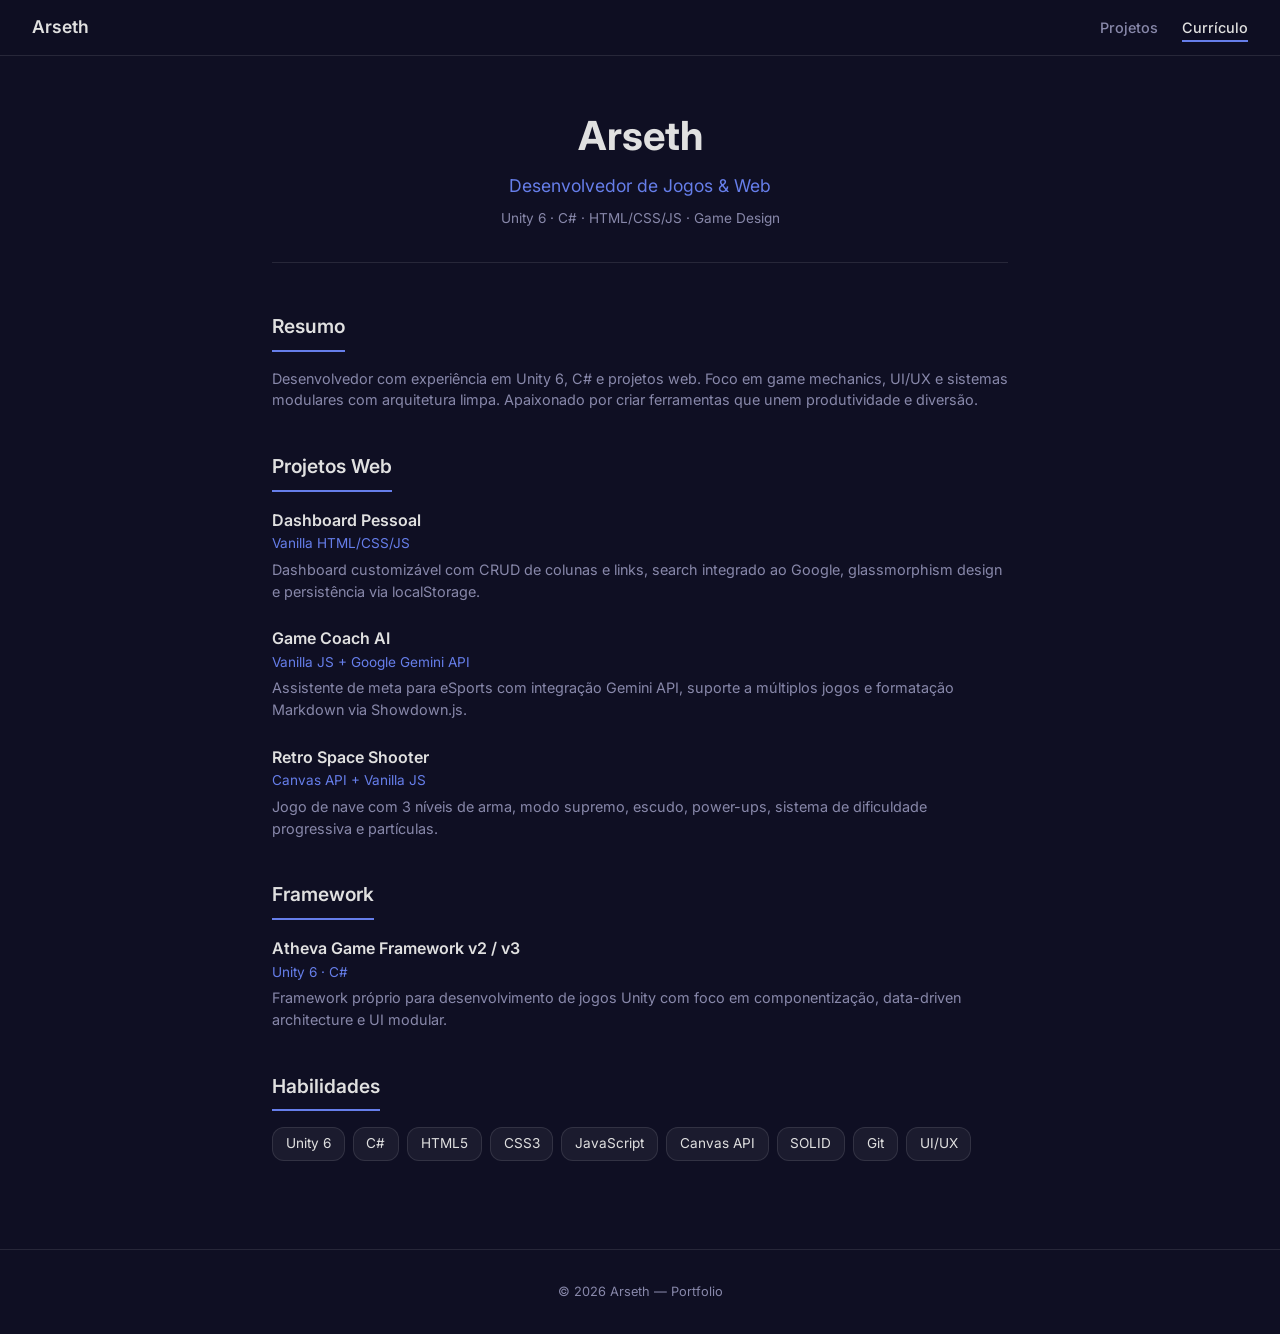
<file: resume.html>
<!DOCTYPE html>
<html lang="pt-BR">
<head>
  <meta charset="UTF-8">
  <meta name="viewport" content="width=device-width, initial-scale=1.0">
  <title>Currículo — Arseth</title>
  <link rel="preconnect" href="https://fonts.googleapis.com">
  <link rel="preconnect" href="https://fonts.gstatic.com" crossorigin>
  <link href="https://fonts.googleapis.com/css2?family=Inter:wght@400;500;600;700&display=swap" rel="stylesheet">
  <link rel="stylesheet" href="css/style.css">
</head>
<body>
  <nav class="nav-bar">
    <a href="index.html" class="nav-bar__brand">Arseth</a>
    <ul class="nav-bar__links">
      <li><a href="index.html" class="nav-bar__link">Projetos</a></li>
      <li><a href="resume.html" class="nav-bar__link">Currículo</a></li>
    </ul>
  </nav>

  <main class="main-content">
    <div class="resume">
      <header class="resume__header">
        <h1 class="resume__name">Arseth</h1>
        <p class="resume__role">Desenvolvedor de Jogos &amp; Web</p>
        <p class="resume__contact">Unity 6 &middot; C# &middot; HTML/CSS/JS &middot; Game Design</p>
      </header>

      <section class="resume__section">
        <h2 class="resume__section-title">Resumo</h2>
        <p class="resume__item-description">
          Desenvolvedor com experiência em Unity 6, C# e projetos web.
          Foco em game mechanics, UI/UX e sistemas modulares com arquitetura limpa.
          Apaixonado por criar ferramentas que unem produtividade e diversão.
        </p>
      </section>

      <section class="resume__section">
        <h2 class="resume__section-title">Projetos Web</h2>

        <div class="resume__item">
          <h3 class="resume__item-title">Dashboard Pessoal</h3>
          <p class="resume__item-subtitle">Vanilla HTML/CSS/JS</p>
          <p class="resume__item-description">
            Dashboard customizável com CRUD de colunas e links, search integrado ao Google,
            glassmorphism design e persistência via localStorage.
          </p>
        </div>

        <div class="resume__item">
          <h3 class="resume__item-title">Game Coach AI</h3>
          <p class="resume__item-subtitle">Vanilla JS + Google Gemini API</p>
          <p class="resume__item-description">
            Assistente de meta para eSports com integração Gemini API,
            suporte a múltiplos jogos e formatação Markdown via Showdown.js.
          </p>
        </div>

        <div class="resume__item">
          <h3 class="resume__item-title">Retro Space Shooter</h3>
          <p class="resume__item-subtitle">Canvas API + Vanilla JS</p>
          <p class="resume__item-description">
            Jogo de nave com 3 níveis de arma, modo supremo, escudo,
            power-ups, sistema de dificuldade progressiva e partículas.
          </p>
        </div>
      </section>

      <section class="resume__section">
        <h2 class="resume__section-title">Framework</h2>

        <div class="resume__item">
          <h3 class="resume__item-title">Atheva Game Framework v2 / v3</h3>
          <p class="resume__item-subtitle">Unity 6 &middot; C#</p>
          <p class="resume__item-description">
            Framework próprio para desenvolvimento de jogos Unity com foco em
            componentização, data-driven architecture e UI modular.
          </p>
        </div>
      </section>

      <section class="resume__section">
        <h2 class="resume__section-title">Habilidades</h2>
        <div class="resume__skills">
          <span class="resume__skill">Unity 6</span>
          <span class="resume__skill">C#</span>
          <span class="resume__skill">HTML5</span>
          <span class="resume__skill">CSS3</span>
          <span class="resume__skill">JavaScript</span>
          <span class="resume__skill">Canvas API</span>
          <span class="resume__skill">SOLID</span>
          <span class="resume__skill">Git</span>
          <span class="resume__skill">UI/UX</span>
        </div>
      </section>
    </div>
  </main>

  <footer class="footer">
    &copy; 2026 Arseth &mdash; Portfolio
  </footer>

  <script src="js/main.js"></script>
</body>
</html>
</file>
<file: css/style.css>
:root {
  --color-bg: #0f0f23;
  --color-bg-alt: #1a1a3e;
  --color-surface: rgba(255, 255, 255, 0.05);
  --color-surface-hover: rgba(255, 255, 255, 0.1);
  --color-border: rgba(255, 255, 255, 0.1);
  --color-text: #e0e0e0;
  --color-text-muted: #8888aa;
  --color-primary: #667eea;
  --color-primary-glow: rgba(102, 126, 234, 0.3);
  --color-accent: #4ecdc4;
  --color-accent-glow: rgba(78, 205, 196, 0.3);
  --font-sans: 'Inter', -apple-system, BlinkMacSystemFont, 'Segoe UI', sans-serif;
  --font-mono: 'JetBrains Mono', 'Fira Code', monospace;
  --radius: 12px;
  --radius-lg: 20px;
  --shadow: 0 4px 20px rgba(0, 0, 0, 0.3);
  --transition: 0.3s ease;
}

* {
  margin: 0;
  padding: 0;
  box-sizing: border-box;
}

html {
  scroll-behavior: smooth;
}

body {
  font-family: var(--font-sans);
  background: var(--color-bg);
  color: var(--color-text);
  min-height: 100vh;
  line-height: 1.6;
}

a {
  color: var(--color-primary);
  text-decoration: none;
  transition: color var(--transition);
}

a:hover {
  color: var(--color-accent);
}

/* Nav */
.nav-bar {
  position: fixed;
  top: 0;
  left: 0;
  right: 0;
  z-index: 1000;
  background: rgba(15, 15, 35, 0.9);
  backdrop-filter: blur(12px);
  border-bottom: 1px solid var(--color-border);
  padding: 0 2rem;
  height: 56px;
  display: flex;
  align-items: center;
  justify-content: space-between;
}

.nav-bar__brand {
  font-size: 1.1rem;
  font-weight: 600;
  color: var(--color-text);
}

.nav-bar__brand:hover {
  color: var(--color-primary);
}

.nav-bar__links {
  display: flex;
  gap: 1.5rem;
  list-style: none;
}

.nav-bar__link {
  font-size: 0.9rem;
  font-weight: 500;
  color: var(--color-text-muted);
  padding: 0.25rem 0;
  border-bottom: 2px solid transparent;
  transition: all var(--transition);
}

.nav-bar__link:hover,
.nav-bar__link--active {
  color: var(--color-text);
  border-bottom-color: var(--color-primary);
}

/* Main content offset */
.main-content {
  padding-top: 56px;
}

/* Hero */
.hero {
  min-height: 60vh;
  display: flex;
  flex-direction: column;
  align-items: center;
  justify-content: center;
  text-align: center;
  padding: 4rem 2rem;
  position: relative;
  overflow: hidden;
}

.hero::before {
  content: '';
  position: absolute;
  top: -50%;
  left: -50%;
  width: 200%;
  height: 200%;
  background: radial-gradient(circle at 50% 50%, var(--color-primary-glow) 0%, transparent 50%);
  animation: heroPulse 8s ease-in-out infinite;
  pointer-events: none;
}

@keyframes heroPulse {
  0%, 100% { opacity: 0.3; transform: scale(1); }
  50% { opacity: 0.6; transform: scale(1.1); }
}

.hero__content {
  position: relative;
  z-index: 1;
}

.hero__title {
  font-size: 3.5rem;
  font-weight: 700;
  margin-bottom: 0.5rem;
  background: linear-gradient(135deg, var(--color-primary), var(--color-accent));
  -webkit-background-clip: text;
  -webkit-text-fill-color: transparent;
  background-clip: text;
}

.hero__subtitle {
  font-size: 1.2rem;
  color: var(--color-text-muted);
  margin-bottom: 2rem;
}

/* Section */
.section {
  padding: 4rem 2rem;
  max-width: 1200px;
  margin: 0 auto;
}

.section__title {
  font-size: 1.8rem;
  font-weight: 600;
  margin-bottom: 0.5rem;
}

.section__subtitle {
  color: var(--color-text-muted);
  margin-bottom: 2rem;
}

/* Project grid */
.project-grid {
  display: grid;
  grid-template-columns: repeat(auto-fill, minmax(340px, 1fr));
  gap: 1.5rem;
}

.project-card {
  background: var(--color-surface);
  border: 1px solid var(--color-border);
  border-radius: var(--radius-lg);
  padding: 2rem;
  transition: all var(--transition);
  position: relative;
  overflow: hidden;
}

.project-card::before {
  content: '';
  position: absolute;
  top: 0;
  left: 0;
  right: 0;
  height: 3px;
  background: linear-gradient(90deg, var(--color-primary), var(--color-accent));
  opacity: 0;
  transition: opacity var(--transition);
}

.project-card:hover {
  transform: translateY(-4px);
  background: var(--color-surface-hover);
  border-color: var(--color-primary);
  box-shadow: var(--shadow);
}

.project-card:hover::before {
  opacity: 1;
}

.project-card__icon {
  font-size: 2rem;
  margin-bottom: 1rem;
}

.project-card__title {
  font-size: 1.3rem;
  font-weight: 600;
  margin-bottom: 0.5rem;
}

.project-card__description {
  color: var(--color-text-muted);
  font-size: 0.9rem;
  margin-bottom: 1rem;
  line-height: 1.5;
}

.project-card__tags {
  display: flex;
  flex-wrap: wrap;
  gap: 0.5rem;
  margin-bottom: 1.5rem;
}

.project-card__tag {
  padding: 0.2rem 0.6rem;
  background: rgba(102, 126, 234, 0.15);
  border-radius: 4px;
  font-size: 0.75rem;
  color: var(--color-primary);
  font-family: var(--font-mono);
}

.project-card__action {
  display: inline-flex;
  align-items: center;
  gap: 0.5rem;
  padding: 0.6rem 1.2rem;
  background: var(--color-primary);
  color: white;
  border-radius: var(--radius);
  font-size: 0.85rem;
  font-weight: 500;
  transition: all var(--transition);
}

.project-card__action:hover {
  background: var(--color-accent);
  color: white;
  transform: translateY(-2px);
}

/* Resume page */
.resume {
  max-width: 800px;
  margin: 0 auto;
  padding: 3rem 2rem;
}

.resume__header {
  text-align: center;
  margin-bottom: 3rem;
  padding-bottom: 2rem;
  border-bottom: 1px solid var(--color-border);
}

.resume__name {
  font-size: 2.5rem;
  font-weight: 700;
  margin-bottom: 0.25rem;
}

.resume__role {
  font-size: 1.1rem;
  color: var(--color-primary);
  margin-bottom: 0.5rem;
}

.resume__contact {
  font-size: 0.85rem;
  color: var(--color-text-muted);
}

.resume__section {
  margin-bottom: 2.5rem;
}

.resume__section-title {
  font-size: 1.2rem;
  font-weight: 600;
  margin-bottom: 1rem;
  padding-bottom: 0.5rem;
  border-bottom: 2px solid var(--color-primary);
  display: inline-block;
}

.resume__item {
  margin-bottom: 1.5rem;
}

.resume__item-title {
  font-weight: 600;
  font-size: 1rem;
}

.resume__item-subtitle {
  color: var(--color-primary);
  font-size: 0.85rem;
  margin-bottom: 0.25rem;
}

.resume__item-date {
  color: var(--color-text-muted);
  font-size: 0.8rem;
  margin-bottom: 0.5rem;
}

.resume__item-description {
  font-size: 0.9rem;
  color: var(--color-text-muted);
  line-height: 1.5;
}

.resume__skills {
  display: flex;
  flex-wrap: wrap;
  gap: 0.5rem;
}

.resume__skill {
  padding: 0.3rem 0.8rem;
  background: var(--color-surface);
  border: 1px solid var(--color-border);
  border-radius: var(--radius);
  font-size: 0.85rem;
}

/* Footer */
.footer {
  text-align: center;
  padding: 2rem;
  color: var(--color-text-muted);
  font-size: 0.8rem;
  border-top: 1px solid var(--color-border);
}

/* Responsive */
@media (max-width: 768px) {
  .hero__title {
    font-size: 2rem;
  }

  .hero__subtitle {
    font-size: 1rem;
  }

  .project-grid {
    grid-template-columns: 1fr;
  }

  .nav-bar {
    padding: 0 1rem;
  }

  .section {
    padding: 2rem 1rem;
  }

  .resume {
    padding: 2rem 1rem;
  }

  .resume__name {
    font-size: 1.8rem;
  }
}
</file>
